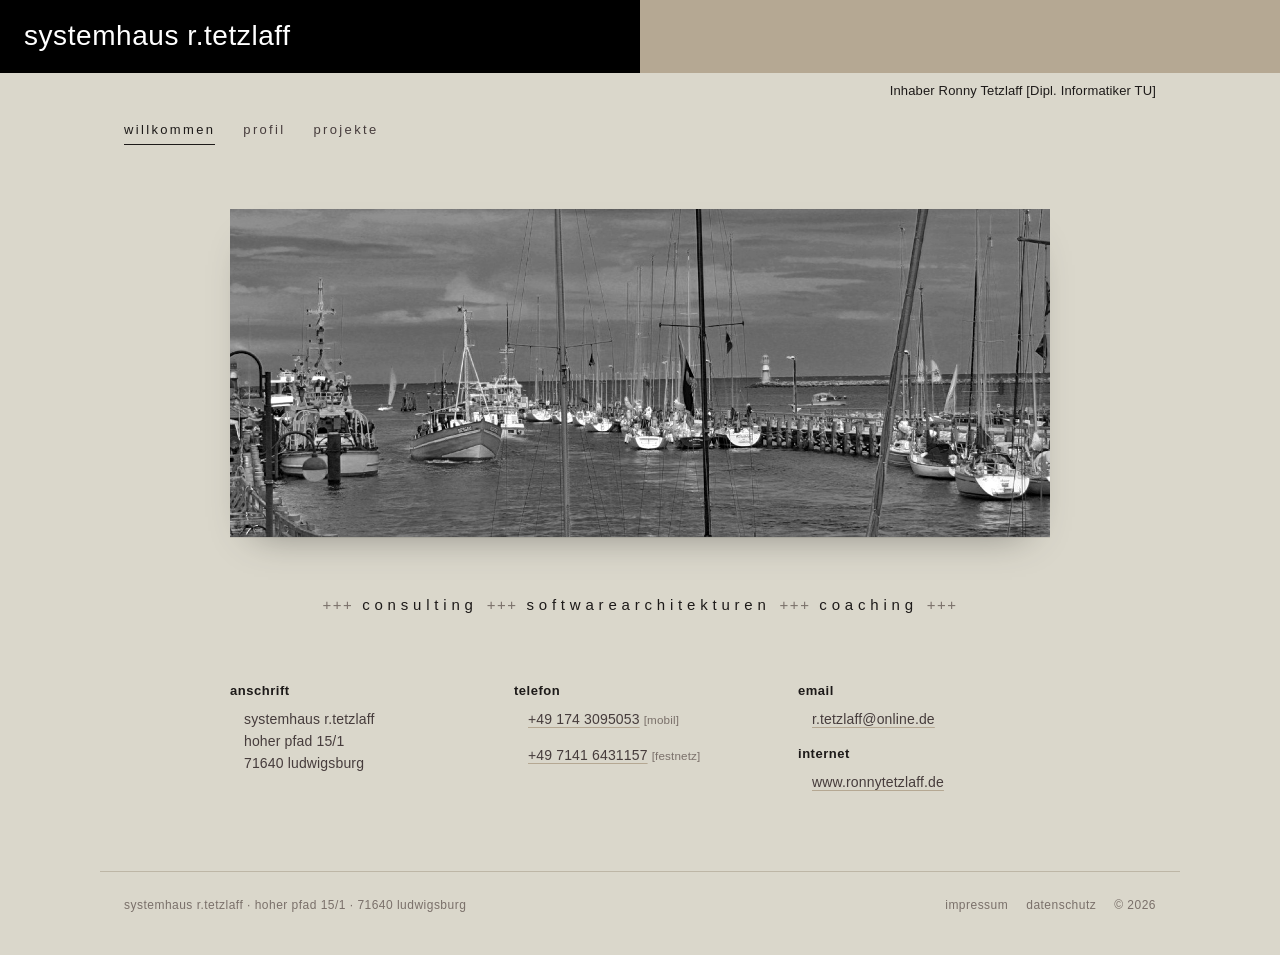
<file: index.html>
<!doctype html>
<html lang="de">
<head>
<meta charset="utf-8">
<meta name="viewport" content="width=device-width, initial-scale=1">
<title>systemhaus r.tetzlaff</title>
<meta name="description" content="systemhaus r.tetzlaff – Consulting, Softwarearchitekturen und Coaching. Inhaber Ronny Tetzlaff, Dipl.-Informatiker (TU), Ludwigsburg.">
<meta name="theme-color" content="#000000">
<link rel="icon" href="assets/img/favicon.svg" type="image/svg+xml">
<link rel="stylesheet" href="assets/css/style.css">
</head>
<body>
<header>
  <div class="masthead"><a class="brand" href="index.html">systemhaus r.tetzlaff</a><div class="band" aria-hidden="true"></div></div>
  <p class="owner">Inhaber Ronny Tetzlaff [Dipl. Informatiker TU]</p>
  <nav class="main" aria-label="Hauptnavigation">
    <a href="index.html" aria-current="page">willkommen</a>
    <a href="profil.html">profil</a>
    <a href="projekte.html">projekte</a>
  </nav>
</header>
<main>
<figure class="hero"><img src="assets/img/hafen.jpg" width="1237" height="494" alt="Segelhafen in Schwarzweiß"></figure>
<p class="claim"><b>+++</b> <span>consulting</span> <b>+++</b> <span>softwarearchitekturen</span> <b>+++</b> <span>coaching</span> <b>+++</b></p>
<section class="contact" aria-label="Kontakt">
  <div><h2>anschrift</h2><p>systemhaus r.tetzlaff<br>hoher pfad 15/1<br>71640 ludwigsburg</p></div>
  <div><h2>telefon</h2><p><a href="tel:+491743095053">+49 174 3095053</a> <small>[mobil]</small></p><p><a href="tel:+4971416431157">+49 7141 6431157</a> <small>[festnetz]</small></p></div>
  <div><h2>email</h2><p><a href="mailto:r.tetzlaff@online.de">r.tetzlaff@online.de</a></p>
       <h2>internet</h2><p><a href="https://www.ronnytetzlaff.de">www.ronnytetzlaff.de</a></p></div>
</section>
</main>
<footer class="site">
  <span>systemhaus r.tetzlaff · hoher pfad 15/1 · 71640 ludwigsburg</span>
  <nav aria-label="Rechtliches"><a href="impressum.html">impressum</a><a href="impressum.html#datenschutz">datenschutz</a><span>© 2026</span></nav>
</footer>
</body>
</html>
</file>
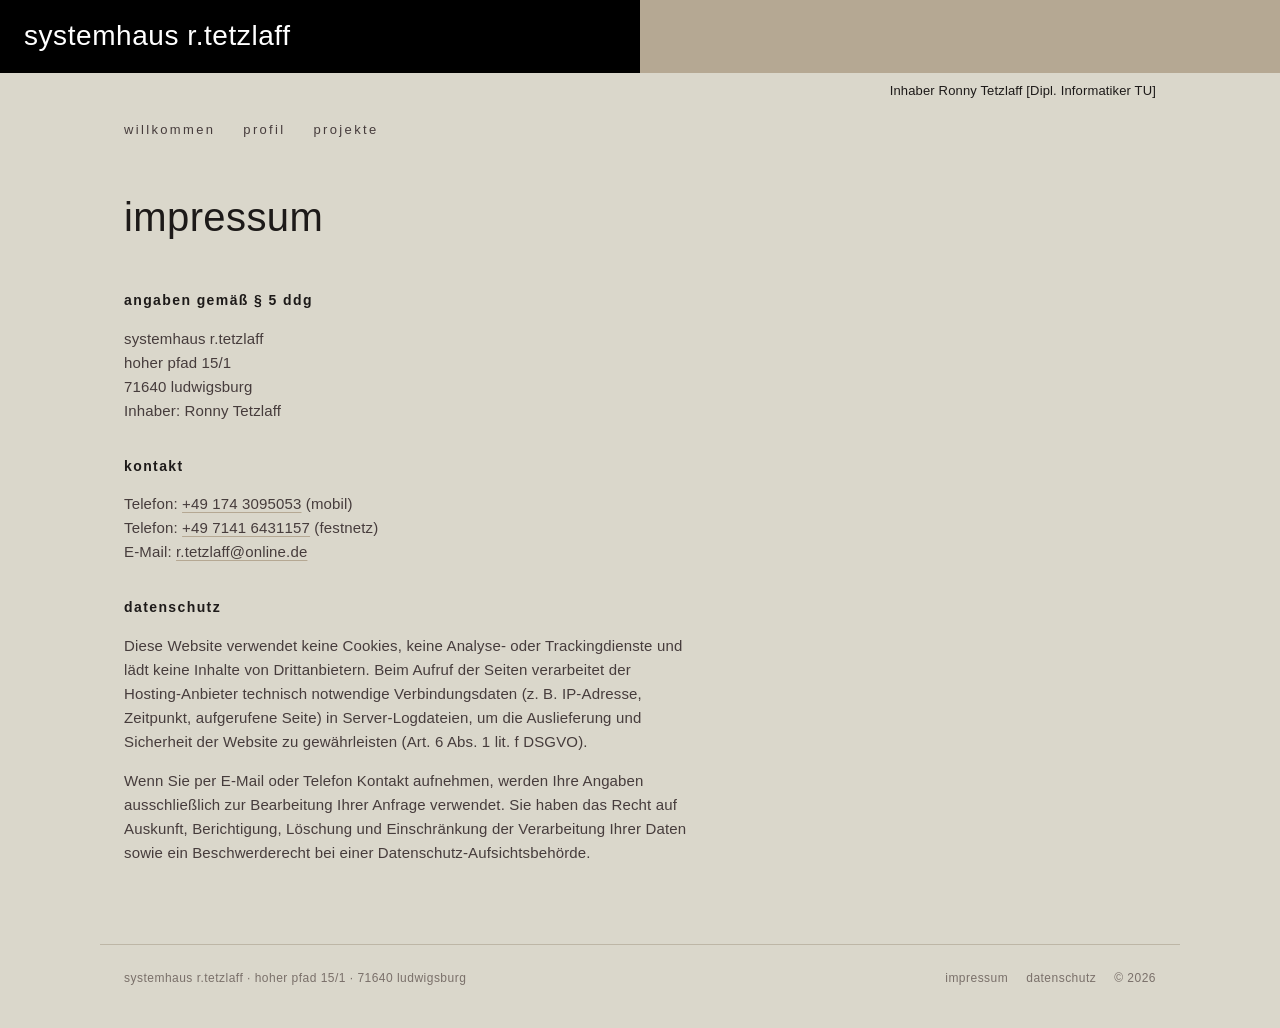
<file: impressum.html>
<!doctype html>
<html lang="de">
<head>
<meta charset="utf-8">
<meta name="viewport" content="width=device-width, initial-scale=1">
<title>impressum · systemhaus r.tetzlaff</title>
<meta name="description" content="Impressum und Datenschutzhinweise des systemhaus r.tetzlaff.">
<meta name="theme-color" content="#000000">
<link rel="icon" href="assets/img/favicon.svg" type="image/svg+xml">
<link rel="stylesheet" href="assets/css/style.css">
</head>
<body>
<header>
  <div class="masthead"><a class="brand" href="index.html">systemhaus r.tetzlaff</a><div class="band" aria-hidden="true"></div></div>
  <p class="owner">Inhaber Ronny Tetzlaff [Dipl. Informatiker TU]</p>
  <nav class="main" aria-label="Hauptnavigation">
    <a href="index.html">willkommen</a>
    <a href="profil.html">profil</a>
    <a href="projekte.html">projekte</a>
  </nav>
</header>
<main>
<div class="page-head"><div><h1>impressum</h1></div></div>
<div class="prose">
<h2>angaben gemäß § 5 DDG</h2>
<p>systemhaus r.tetzlaff<br>hoher pfad 15/1<br>71640 ludwigsburg<br>Inhaber: Ronny Tetzlaff</p>
<h2>kontakt</h2>
<p>Telefon: <a href="tel:+491743095053">+49 174 3095053</a> (mobil)<br>Telefon: <a href="tel:+4971416431157">+49 7141 6431157</a> (festnetz)<br>E-Mail: <a href="mailto:r.tetzlaff@online.de">r.tetzlaff@online.de</a></p>
<h2 id="datenschutz">datenschutz</h2>
<p>Diese Website verwendet keine Cookies, keine Analyse- oder Trackingdienste und lädt keine Inhalte von Drittanbietern.
Beim Aufruf der Seiten verarbeitet der Hosting-Anbieter technisch notwendige Verbindungsdaten (z. B. IP-Adresse, Zeitpunkt, aufgerufene Seite) in Server-Logdateien,
um die Auslieferung und Sicherheit der Website zu gewährleisten (Art. 6 Abs. 1 lit. f DSGVO).</p>
<p>Wenn Sie per E-Mail oder Telefon Kontakt aufnehmen, werden Ihre Angaben ausschließlich zur Bearbeitung Ihrer Anfrage verwendet.
Sie haben das Recht auf Auskunft, Berichtigung, Löschung und Einschränkung der Verarbeitung Ihrer Daten sowie ein Beschwerderecht bei einer Datenschutz-Aufsichtsbehörde.</p>
</div>
</main>
<footer class="site">
  <span>systemhaus r.tetzlaff · hoher pfad 15/1 · 71640 ludwigsburg</span>
  <nav aria-label="Rechtliches"><a href="impressum.html">impressum</a><a href="impressum.html#datenschutz">datenschutz</a><span>© 2026</span></nav>
</footer>
</body>
</html>
</file>
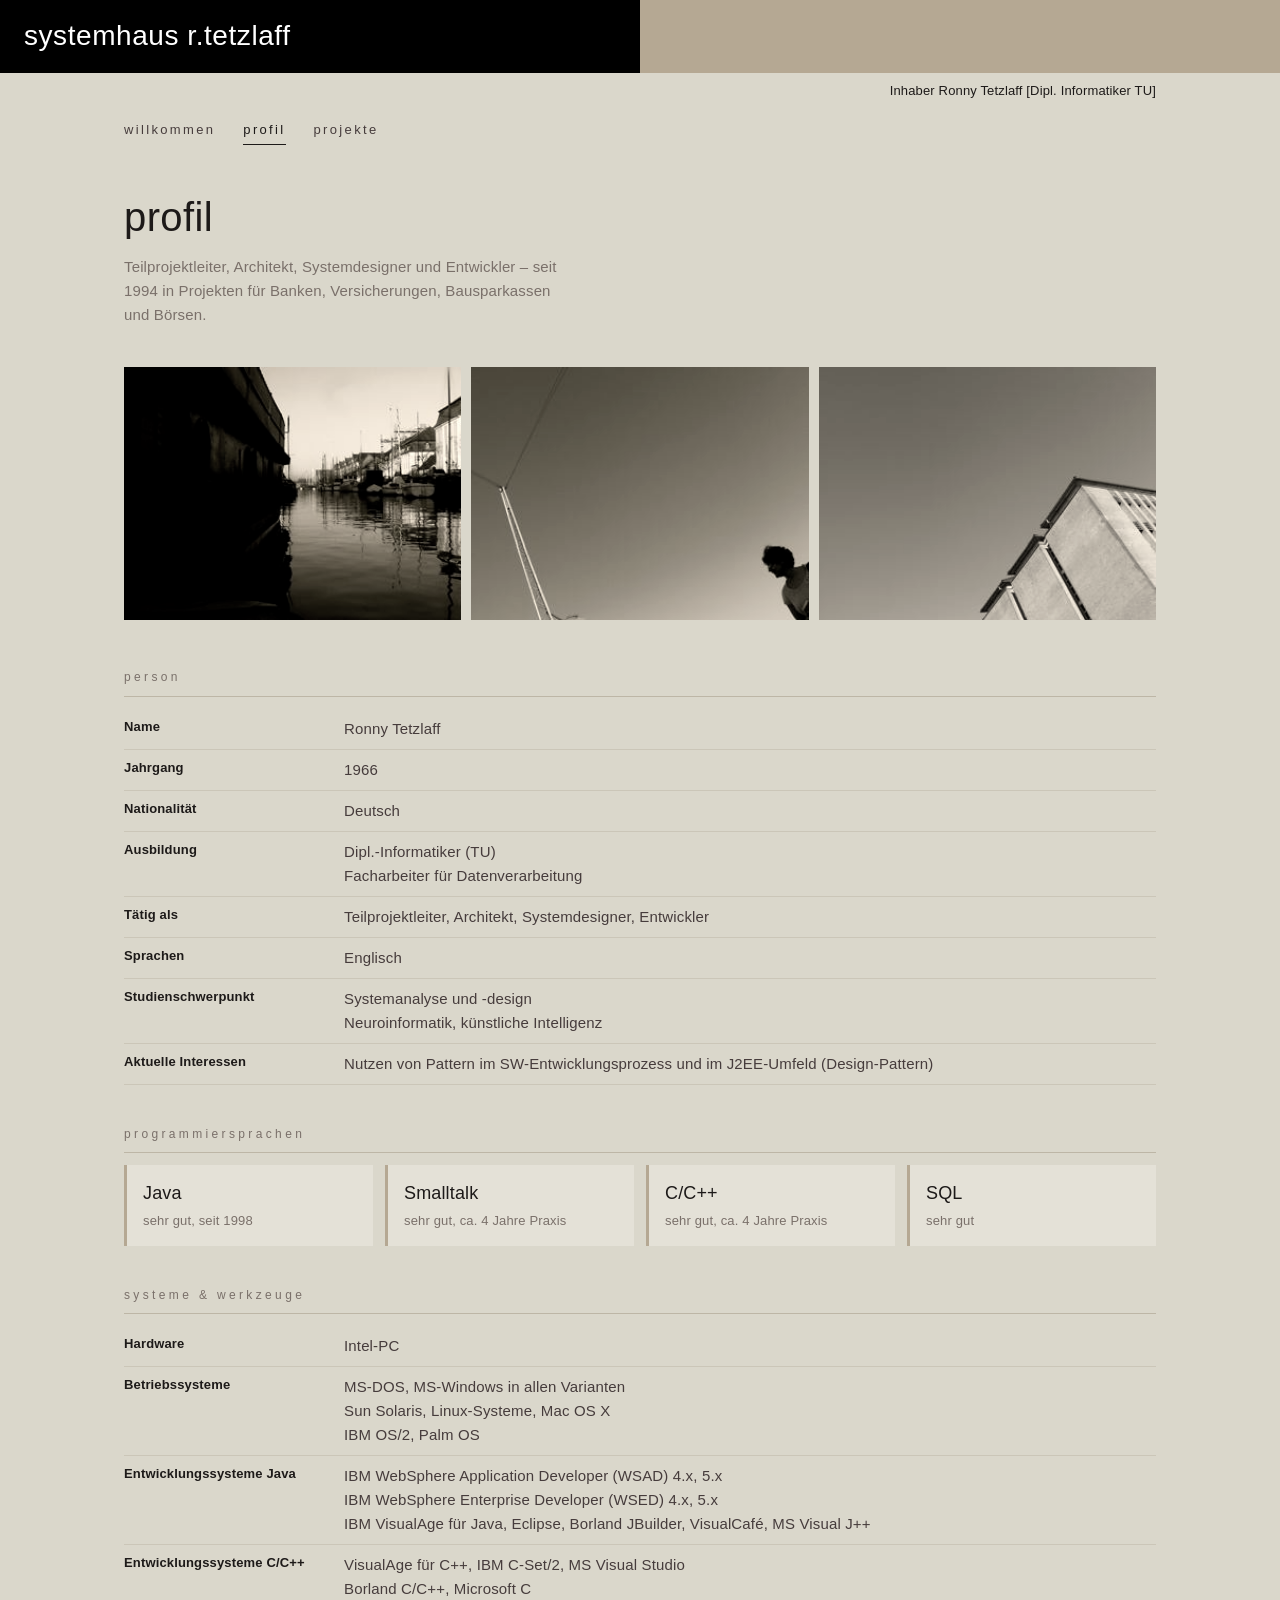
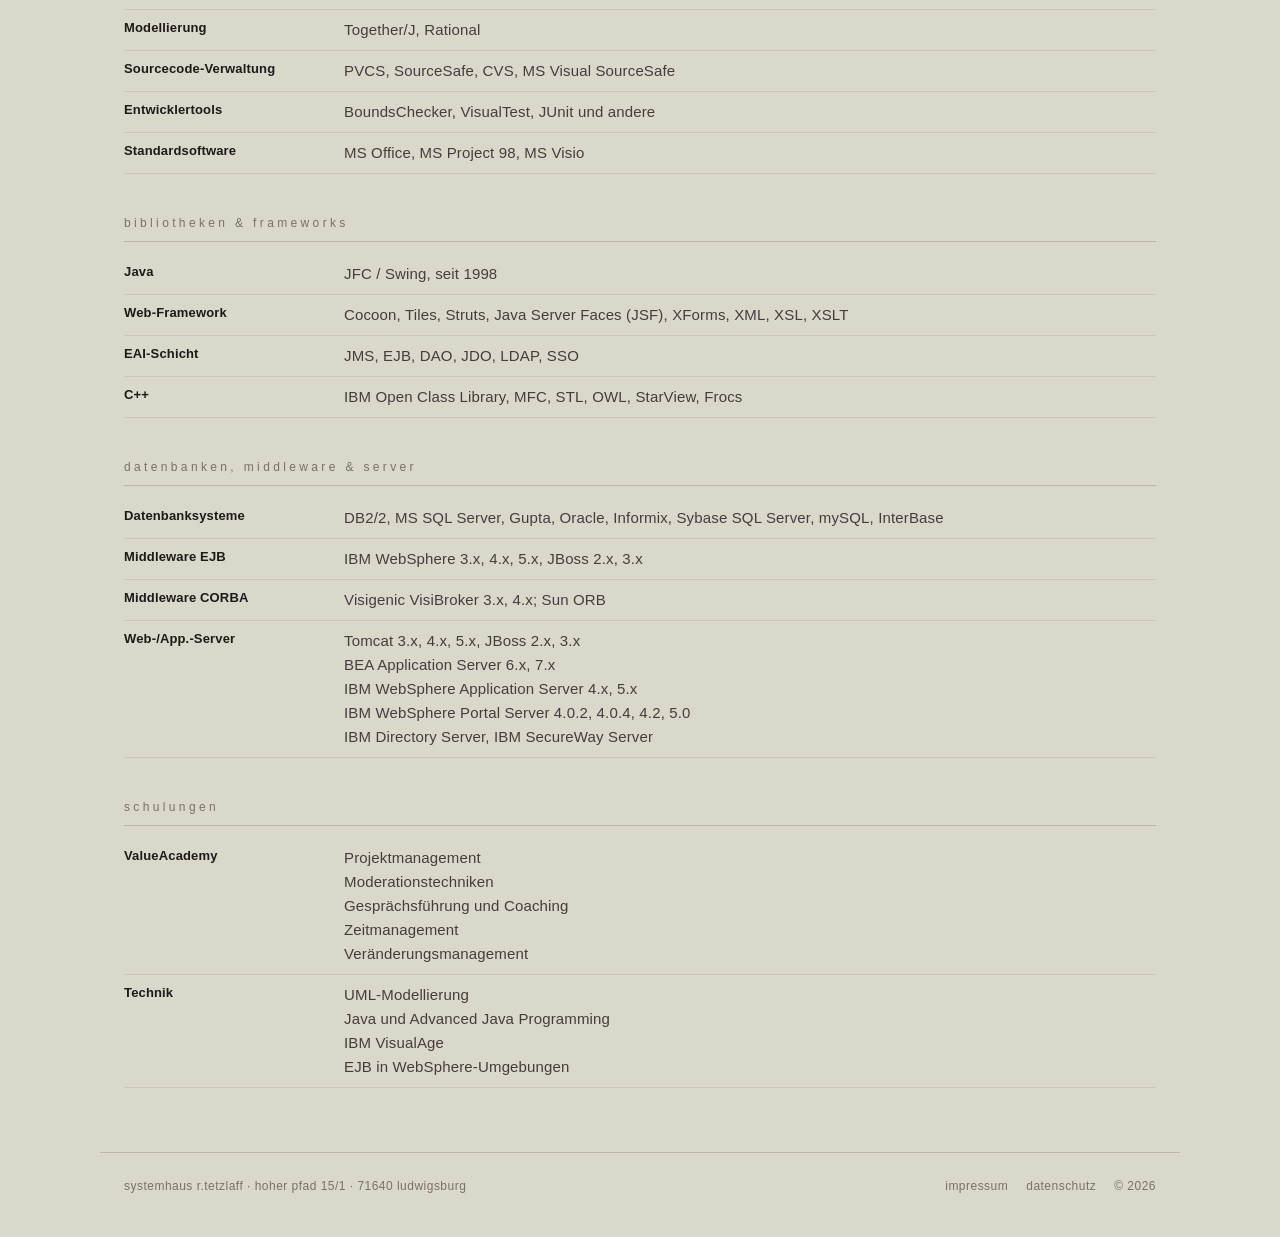
<file: profil.html>
<!doctype html>
<html lang="de">
<head>
<meta charset="utf-8">
<meta name="viewport" content="width=device-width, initial-scale=1">
<title>profil · systemhaus r.tetzlaff</title>
<meta name="description" content="Profil von Ronny Tetzlaff, Dipl.-Informatiker (TU): Kenntnisse, Werkzeuge und Schulungen.">
<meta name="theme-color" content="#000000">
<link rel="icon" href="assets/img/favicon.svg" type="image/svg+xml">
<link rel="stylesheet" href="assets/css/style.css">
</head>
<body>
<header>
  <div class="masthead"><a class="brand" href="index.html">systemhaus r.tetzlaff</a><div class="band" aria-hidden="true"></div></div>
  <p class="owner">Inhaber Ronny Tetzlaff [Dipl. Informatiker TU]</p>
  <nav class="main" aria-label="Hauptnavigation">
    <a href="index.html">willkommen</a>
    <a href="profil.html" aria-current="page">profil</a>
    <a href="projekte.html">projekte</a>
  </nav>
</header>
<main>
<div class="page-head"><div><h1>profil</h1><p>Teilprojektleiter, Architekt, Systemdesigner und Entwickler – seit 1994 in Projekten für Banken, Versicherungen, Bausparkassen und Börsen.</p></div></div>
<div class="strip" aria-hidden="true"><img src="assets/img/kanal.jpg" alt="" loading="lazy"><img src="assets/img/mast.jpg" alt="" loading="lazy"><img src="assets/img/segel.jpg" alt="" loading="lazy"></div>
<div class="profile">
<section class="group"><h2>person</h2><dl><dt>Name</dt><dd>Ronny Tetzlaff</dd><dt>Jahrgang</dt><dd>1966</dd><dt>Nationalität</dt><dd>Deutsch</dd><dt>Ausbildung</dt><dd>Dipl.-Informatiker (TU)
Facharbeiter für Datenverarbeitung</dd><dt>Tätig als</dt><dd>Teilprojektleiter, Architekt, Systemdesigner, Entwickler</dd><dt>Sprachen</dt><dd>Englisch</dd><dt>Studienschwerpunkt</dt><dd>Systemanalyse und -design
Neuroinformatik, künstliche Intelligenz</dd><dt>Aktuelle Interessen</dt><dd>Nutzen von Pattern im SW-Entwicklungsprozess und im J2EE-Umfeld (Design-Pattern)</dd></dl></section>
<section class="group"><h2>programmiersprachen</h2><div class="skills"><div class="skill"><strong>Java</strong><span>sehr gut, seit 1998</span></div><div class="skill"><strong>Smalltalk</strong><span>sehr gut, ca. 4 Jahre Praxis</span></div><div class="skill"><strong>C/C++</strong><span>sehr gut, ca. 4 Jahre Praxis</span></div><div class="skill"><strong>SQL</strong><span>sehr gut</span></div></div></section>
<section class="group"><h2>systeme &amp; werkzeuge</h2><dl><dt>Hardware</dt><dd>Intel-PC</dd><dt>Betriebssysteme</dt><dd>MS-DOS, MS-Windows in allen Varianten
Sun Solaris, Linux-Systeme, Mac OS X
IBM OS/2, Palm OS</dd><dt>Entwicklungssysteme Java</dt><dd>IBM WebSphere Application Developer (WSAD) 4.x, 5.x
IBM WebSphere Enterprise Developer (WSED) 4.x, 5.x
IBM VisualAge für Java, Eclipse, Borland JBuilder, VisualCafé, MS Visual J++</dd><dt>Entwicklungssysteme C/C++</dt><dd>VisualAge für C++, IBM C-Set/2, MS Visual Studio
Borland C/C++, Microsoft C</dd><dt>Modellierung</dt><dd>Together/J, Rational</dd><dt>Sourcecode-Verwaltung</dt><dd>PVCS, SourceSafe, CVS, MS Visual SourceSafe</dd><dt>Entwicklertools</dt><dd>BoundsChecker, VisualTest, JUnit und andere</dd><dt>Standardsoftware</dt><dd>MS Office, MS Project 98, MS Visio</dd></dl></section>
<section class="group"><h2>bibliotheken &amp; frameworks</h2><dl><dt>Java</dt><dd>JFC / Swing, seit 1998</dd><dt>Web-Framework</dt><dd>Cocoon, Tiles, Struts, Java Server Faces (JSF), XForms, XML, XSL, XSLT</dd><dt>EAI-Schicht</dt><dd>JMS, EJB, DAO, JDO, LDAP, SSO</dd><dt>C++</dt><dd>IBM Open Class Library, MFC, STL, OWL, StarView, Frocs</dd></dl></section>
<section class="group"><h2>datenbanken, middleware &amp; server</h2><dl><dt>Datenbanksysteme</dt><dd>DB2/2, MS SQL Server, Gupta, Oracle, Informix, Sybase SQL Server, mySQL, InterBase</dd><dt>Middleware EJB</dt><dd>IBM WebSphere 3.x, 4.x, 5.x, JBoss 2.x, 3.x</dd><dt>Middleware CORBA</dt><dd>Visigenic VisiBroker 3.x, 4.x; Sun ORB</dd><dt>Web-/App.-Server</dt><dd>Tomcat 3.x, 4.x, 5.x, JBoss 2.x, 3.x
BEA Application Server 6.x, 7.x
IBM WebSphere Application Server 4.x, 5.x
IBM WebSphere Portal Server 4.0.2, 4.0.4, 4.2, 5.0
IBM Directory Server, IBM SecureWay Server</dd></dl></section>
<section class="group"><h2>schulungen</h2><dl><dt>ValueAcademy</dt><dd>Projektmanagement
Moderationstechniken
Gesprächsführung und Coaching
Zeitmanagement
Veränderungsmanagement</dd><dt>Technik</dt><dd>UML-Modellierung
Java und Advanced Java Programming
IBM VisualAge
EJB in WebSphere-Umgebungen</dd></dl></section>
</div>
</main>
<footer class="site">
  <span>systemhaus r.tetzlaff · hoher pfad 15/1 · 71640 ludwigsburg</span>
  <nav aria-label="Rechtliches"><a href="impressum.html">impressum</a><a href="impressum.html#datenschutz">datenschutz</a><span>© 2026</span></nav>
</footer>
</body>
</html>
</file>
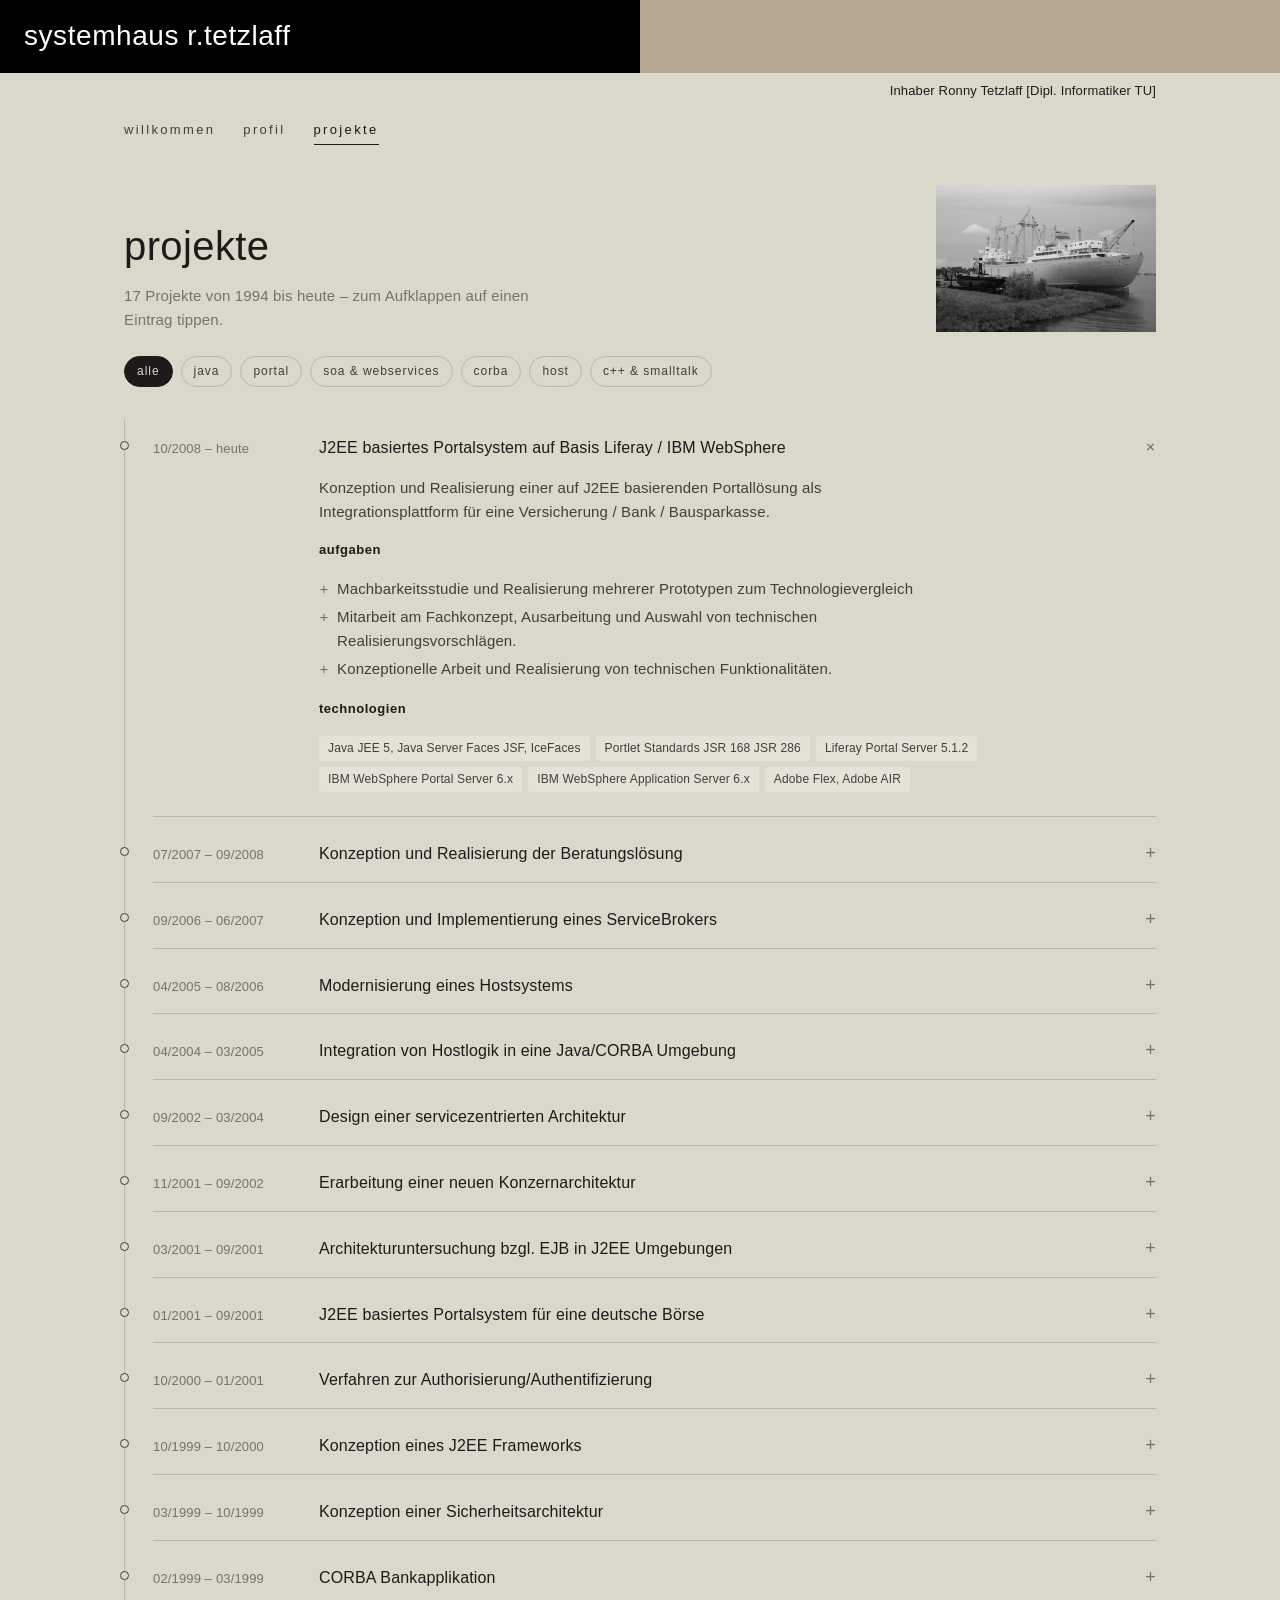
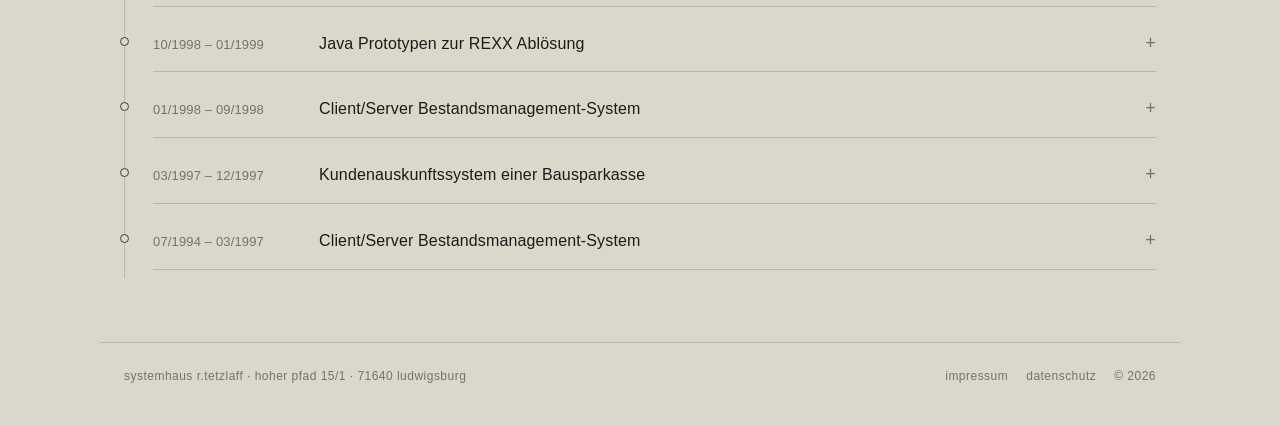
<file: projekte.html>
<!doctype html>
<html lang="de">
<head>
<meta charset="utf-8">
<meta name="viewport" content="width=device-width, initial-scale=1">
<title>projekte · systemhaus r.tetzlaff</title>
<meta name="description" content="Projektliste des systemhaus r.tetzlaff: Softwarearchitektur, Portale, SOA, J2EE und CORBA seit 1994.">
<meta name="theme-color" content="#000000">
<link rel="icon" href="assets/img/favicon.svg" type="image/svg+xml">
<link rel="stylesheet" href="assets/css/style.css">
</head>
<body>
<header>
  <div class="masthead"><a class="brand" href="index.html">systemhaus r.tetzlaff</a><div class="band" aria-hidden="true"></div></div>
  <p class="owner">Inhaber Ronny Tetzlaff [Dipl. Informatiker TU]</p>
  <nav class="main" aria-label="Hauptnavigation">
    <a href="index.html">willkommen</a>
    <a href="profil.html">profil</a>
    <a href="projekte.html" aria-current="page">projekte</a>
  </nav>
</header>
<main>
<div class="page-head"><div><h1>projekte</h1><p>17 Projekte von 1994 bis heute – zum Aufklappen auf einen Eintrag tippen.</p></div>
<img src="assets/img/schiff.jpg" alt="" width="220" style="filter:grayscale(1);max-width:220px" loading="lazy"></div>
<div class="filters" role="group" aria-label="Projekte filtern"><button type="button" aria-pressed="true" data-filter="">alle</button><button type="button" aria-pressed="false" data-filter="java">java</button><button type="button" aria-pressed="false" data-filter="portal">portal</button><button type="button" aria-pressed="false" data-filter="soa &amp; webservices">soa &amp; webservices</button><button type="button" aria-pressed="false" data-filter="corba">corba</button><button type="button" aria-pressed="false" data-filter="host">host</button><button type="button" aria-pressed="false" data-filter="c++ &amp; smalltalk">c++ &amp; smalltalk</button></div>
<ol class="timeline">
<li class="project" data-cats="java|portal">
  <details open>
    <summary><span class="when">10/2008 – heute</span><h3>J2EE basiertes Portalsystem auf Basis Liferay / IBM WebSphere</h3><span class="toggle" aria-hidden="true">+</span></summary>
    <div class="body">
      <p>Konzeption und Realisierung einer auf J2EE basierenden Portallösung als Integrationsplattform für eine Versicherung / Bank / Bausparkasse.</p>
      <p class="label">aufgaben</p>
      <ul class="tasks"><li>Machbarkeitsstudie und Realisierung mehrerer Prototypen zum Technologievergleich</li><li>Mitarbeit am Fachkonzept, Ausarbeitung und Auswahl von technischen Realisierungsvorschlägen.</li><li>Konzeptionelle Arbeit und Realisierung von technischen Funktionalitäten.</li></ul>
      <p class="label">technologien</p>
      <ul class="tags"><li>Java JEE 5, Java Server Faces JSF, IceFaces</li><li>Portlet Standards JSR 168 JSR 286</li><li>Liferay Portal Server 5.1.2</li><li>IBM WebSphere Portal Server 6.x</li><li>IBM WebSphere Application Server 6.x</li><li>Adobe Flex, Adobe AIR</li></ul>
    </div>
  </details>
</li>
<li class="project" data-cats="java|soa &amp; webservices">
  <details>
    <summary><span class="when">07/2007 – 09/2008</span><h3>Konzeption und Realisierung der Beratungslösung</h3><span class="toggle" aria-hidden="true">+</span></summary>
    <div class="body">
      <p>Implementierung einer Beratungslösung für den Aussendienst einer Versicherung / Bank / Bausparkasse.</p>
      <p class="label">aufgaben</p>
      <ul class="tasks"><li>Konzeption und Realisierung der Beratungslösung.</li></ul>
      <p class="label">technologien</p>
      <ul class="tags"><li>Java, WebServices, SOAP, XML, PHP, Flash, Flash Action Script</li><li>Eclipse 3.2, Macromedia Flash 8</li><li>Tomcat 5.x, Apache Web Server, BIRT Reporting Engine</li><li>Adobe Flash, Adobe Flex, amfphp, nusoap, PHP, Java, WebServices, XML, JDOM</li></ul>
    </div>
  </details>
</li>
<li class="project" data-cats="java|soa &amp; webservices">
  <details>
    <summary><span class="when">09/2006 – 06/2007</span><h3>Konzeption und Implementierung eines ServiceBrokers</h3><span class="toggle" aria-hidden="true">+</span></summary>
    <div class="body">
      <p>Konzeption und Implementierung eines ServiceBrokers (ServiceBus) zur Anbindung bestehender Businesslogik. Ziel ist die Öffnung eines zuvor geschlossenen IT-Systems, die Bereitstellung der Funktionalität in Form von Diensten und die Schaffung einer serviceorientierten Architektur (SOA) unter besonderer Berücksichtigung sicherheitsrelevanter Rahmenbedingungen (WS-Security).</p>
      <p class="label">aufgaben</p>
      <ul class="tasks"><li>Konzeptionelle Arbeit und Realisierung von Prototypen basierend auf den erstellten Konzepten.</li><li>Konzeption, Implementierung und Einführung eines Message-Brokers und des zugehörigen XML-Kommunikationsformates</li></ul>
      <p class="label">technologien</p>
      <ul class="tags"><li>Java, WebServices, WSDL, XML, XML Schema</li><li>Rational Application Developer 6.0, Eclipse 3.2, IBM Web Services Toolkit (WSTK)</li><li>Sun Java Web Services Developer Pack (WSDP), WS-Security</li><li>IBM WebSphere 5.x, 6.x, Tomcat 5.x</li><li>WebServices, Mule, SOAP</li></ul>
    </div>
  </details>
</li>
<li class="project" data-cats="java|portal|soa &amp; webservices|host">
  <details>
    <summary><span class="when">04/2005 – 08/2006</span><h3>Modernisierung eines Hostsystems</h3><span class="toggle" aria-hidden="true">+</span></summary>
    <div class="body">
      <p>Modernisierung eines bestehenden Hostsystems in einer Versicherung/Bank/Bausparkasse durch Komponentenbildung, Modularisierung, Schichtentrennung sowie Erarbeitung und Einführung der begleitenden Verfahren, Konzepte und Aspekte der Qualitätssicherung. Gegenprüfung der erstellten Konzepte an Hand von Prototypen. Ziel ist die Öffnung des Hostsystems, die Bereitstellung der Hostfunktionalität in Form von Diensten und mittelfristig die Schaffung einer serviceorientierten Architektur (SOA) auf dem Host.</p>
      <p class="label">aufgaben</p>
      <ul class="tasks"><li>Konzeptionelle Arbeit und Realisierung von Prototypen basierend auf den erstellten Konzepten.</li><li>Verifizierung erstellter Komponenten bezüglich Einsatz in Portal-Umgebungen</li><li>Auswahl und Einführung eines Message-Brokers und des zugehörigen XML-Kommunikationsformates</li><li>Produktverifizierung zur PDF-Generierung und Briefschreibung in Hostumgebungen</li></ul>
      <p class="label">technologien</p>
      <ul class="tags"><li>Java, WebServices, Portlet, XML, COBOL, PL/I, JCL</li><li>IBM RAD 6.0, IBM WebSphere Enterprise Developer (WSED) 5.x</li><li>IBM Visual Age PL/I, IBM Visual Age Cobol</li><li>IBM WebSphere 5.x, 6.x</li><li>IBM WebSphere PortalServer 5.x, Lucene, Tomcat 4.x, 5.x</li><li>Struts, Java Server Faces (JSF), ADF Faces, Portlets, EJB, JCA</li></ul>
    </div>
  </details>
</li>
<li class="project" data-cats="java|corba|host">
  <details>
    <summary><span class="when">04/2004 – 03/2005</span><h3>Integration von Hostlogik in eine Java/CORBA Umgebung</h3><span class="toggle" aria-hidden="true">+</span></summary>
    <div class="body">
      <p>Integration von Hostlogik mittels GUI-fizierung bestehender 3270-Dialoge in eine Java/CORBA Umgebung für eine Hypothekenbank</p>
      <p class="label">aufgaben</p>
      <ul class="tasks"><li>Konzeptionelle Arbeit und Realisierung von Prototypen basierend auf den ausgewählten Frameworks und Umgebungen.</li><li>Umstellung vorhandener Hostlogik und PHANTOM Logik auf das Produkt NetPHANTOM</li><li>Erweiterung der Hostlogik mittels Java und REXX</li><li>Integration der umgestellten Hostlogik in ein bestehendes Java / Swing Framework</li></ul>
      <p class="label">technologien</p>
      <ul class="tags"><li>Java, CORBA, XML, REXX</li><li>Eclipse 3.1</li><li>PHANTOM,  NetPhantom, VisiBroker</li><li>Java Swing, JClass, JDBC, CORBA, VisiBroker</li></ul>
    </div>
  </details>
</li>
<li class="project" data-cats="java|portal|soa &amp; webservices|corba">
  <details>
    <summary><span class="when">09/2002 – 03/2004</span><h3>Design einer servicezentrierten Architektur</h3><span class="toggle" aria-hidden="true">+</span></summary>
    <div class="body">
      <p>Design einer servicezentrierten Konzernarchitektur für einen Versicherungs-, und Bausparkonzern. (Schwerpunkt lag auf der Präsentations-Schicht und der EAI-Schicht)</p>
      <p class="label">aufgaben</p>
      <ul class="tasks"><li>Realisierung von Web-Anwendungen auf Struts und JSF (Java Server Faces) Basis für interne Betriebsabläufe</li><li>Technische Leitung der Evaluation und Auswahl einer Basis für ein Anwendungsframework unter Nutzung von OpenSource Komponenten</li><li>Konzeptionelle Arbeit und Realisierung von Prototypen basierend auf dem ausgewählten/realisierten Framework.</li><li>Verifizierung erstellter Komponenten hinsichtlich Einsatz in CRM Portal-Umgebungen</li><li>Arbeiten zur Konzeption und produktivem Einsatz des IBM WebSphere Portal Servers V 4.2 als Mitarbeiterportal</li><li>Erstellung von Konzepten zur Einbindung eines Mitarbeiterportals in eine Unternehmensarchitektur</li><li>Installation IBM Portal Server 4.1.x, 4.2 und 5.0</li><li>Einbindung IBM DB/2 und IBM Secure Way Directory Server (LDAP) an Stelle des &quot;Portal Member Subsystems&quot;</li><li>Entwicklung, Test und Deployment von Portlets mit IBM WSAD und IBM Portal Toolkit</li><li>Erstellung von „Cooperative Portlets“ mittels &quot;Click To Action Technologie&quot; (C2A)</li><li>Erstellung von &quot;Struts Portlets&quot; und Migration bestehender Struts Anwendungen zu &quot;Struts Portlets&quot;</li><li>Einsatz von Portlet Listeners, Portlet Event Handling und Portlet Messaging</li><li>Erstellung eigener Portlet Services (Erweiterungen des Portlet Containers)</li><li>Konzeption und Prototyping zum Thema Security und Zusammenarbeit von J2EE und Back End Services (EAI)</li><li>Anbindung bestehender Unternehmensdienste über WebServices, EJB, CORBA, JMS</li><li>Anbindung CORBA Clients an EJB’s mit IBM WebSphere</li><li>CORBA Services als WebService zur Verfügung stellen</li></ul>
      <p class="label">technologien</p>
      <ul class="tags"><li>Java, WebServices, XML, CORBA</li><li>IBM WSAD 4 &amp; 5, IBM WSED 4 &amp; 5</li><li>IBM WebSphere 4.x, 5.x, Tomcat 4.x, IBM WebSphere PortalServer 4.1.x, 4.2, 5.0</li><li>Apache JetSpeed, IBM WebSphere MQ 5.x</li><li>Struts, Java Server Faces (JSF), XML, XSL, XSLT, EJB, DAO, LDAP, JAXM</li><li>Visigenic VisiBroker, Sun ORB</li></ul>
    </div>
  </details>
</li>
<li class="project" data-cats="java|soa &amp; webservices">
  <details>
    <summary><span class="when">11/2001 – 09/2002</span><h3>Erarbeitung einer neuen Konzernarchitektur</h3><span class="toggle" aria-hidden="true">+</span></summary>
    <div class="body">
      <p>Analyse einer bestehenden Anwendungslandschaft und Untersuchungen im Hinblick auf die Erstellung einer neuen Konzernarchitektur für einen Versicherungs-, und Bausparkonzern.</p>
      <p class="label">aufgaben</p>
      <ul class="tasks"><li>Planung, Koordination und technische Leitung der Realisierung eines Anwendungsframeworks</li><li>Coaching der Mitarbeiter in technischen Umfeld von WebServices, Struts, Java, JSP, Servlet, EJB, Java-Beans, IBM VisualAge 4.x, IBM WebSphere Application Developer, IBM WebSphere 4.x</li><li>Konzeptionelle Arbeit und Realisierung von Prototypen basierend auf dem realisierten Framework.</li></ul>
      <p class="label">technologien</p>
      <ul class="tags"><li>Java, Struts, WebServices</li><li>IBM VisualAge 4, IBM WebSphere Application Developer</li><li>IBM WebSphere 4.x, IBM WebSphere 5.x (WebSphere Technology for Developers)</li></ul>
    </div>
  </details>
</li>
<li class="project" data-cats="java|portal">
  <details>
    <summary><span class="when">03/2001 – 09/2001</span><h3>Architekturuntersuchung bzgl. EJB in J2EE Umgebungen</h3><span class="toggle" aria-hidden="true">+</span></summary>
    <div class="body">
      <p>Architekturuntersuchungen im Hinblick auf die Verwendbarkeit von EJB&#x27;s an einer auf J2EE basierenden Portallösung für eine deutschen Börse sowie für ein Steuerberatungsunternehmen.</p>
      <p class="label">aufgaben</p>
      <ul class="tasks"><li>Untersuchung und Realisierung von Lastverteilung, Securitymechanismen, Ausfallsicherheit von IBM WebSphere</li><li>Untersuchungen und Aufzeigen von Lösungsmöglichkeiten für Performanceengpässe.</li></ul>
      <p class="label">technologien</p>
      <ul class="tags"><li>Java</li><li>Windows NT</li><li>IBM VisualAge für Java 3.5</li><li>Oracle, DB2/2</li><li>IBM WebSphere 3.5, JBoss 2.1</li></ul>
    </div>
  </details>
</li>
<li class="project" data-cats="java|portal">
  <details>
    <summary><span class="when">01/2001 – 09/2001</span><h3>J2EE basiertes Portalsystem für eine deutsche Börse</h3><span class="toggle" aria-hidden="true">+</span></summary>
    <div class="body">
      <p>Konzeption und Realisierung einer auf J2EE basierenden Portallösung für ein Kurs- und Handelssystem einer deutschen Börse.</p>
      <p class="label">aufgaben</p>
      <ul class="tasks"><li>Technische Projektleitung (6 Leute), Designverantwortung und Leitung der gesamten Entwicklungsarbeiten</li><li>Erarbeitung des Systemumfeldes, Erarbeitung und Realisierung eines patternbasierten Frameworks</li><li>Coaching neuer Mitarbeiter in technischen Umfeld von XML, HTML, Java, JSP, Servlet, EJB, Java-Beans, DB/2, Oracle, InterBase, Apache WebServer, Tomcat ServletEngine, IBM VisualAge 3.5, IBM WebSphere 3.5, JBoss 2.1</li><li>Konzeptionelle Arbeit und Realisierung von Funktionalitäten, basierend auf dem geschaffenen Framework.</li><li>Technische Projektleitung und Koordinierung aller technischen Fragestellungen zwischen Kunde und Auftragnehmer.</li><li>Untersuchung und Realisierung von Lastverteilung mittels LoadBalancing für Apache/Tomcat Umgebungen vs. IBM WebSphere</li><li>Mitarbeit am Fachkonzept, Ausarbeitung und Auswahl von technischen Realisierungsvorschlägen für ein Kurs- und Handelssystem einer deutschen Börse.</li><li>Machbarkeitsstudie und Realisierung mehrerer Prototypen zum Technologievergleich</li></ul>
      <p class="label">technologien</p>
      <ul class="tags"><li>Java</li><li>Windows NT, Linux 7.0</li><li>IBM VisualAge für Java 3.5</li><li>JSP, Servlet, HTML, XML</li><li>DB/2, InterBase, Oracle</li><li>CVS</li><li>IBM WebSphere 3.5, JBoss 2.1</li></ul>
    </div>
  </details>
</li>
<li class="project" data-cats="java|host">
  <details>
    <summary><span class="when">10/2000 – 01/2001</span><h3>Verfahren zur Authorisierung/Authentifizierung</h3><span class="toggle" aria-hidden="true">+</span></summary>
    <div class="body">
      <p>Konzeption und Realisierung eines Verfahrens zur Authorisierung / Authentifizierung für eine Bausparkasse.</p>
      <p class="label">aufgaben</p>
      <ul class="tasks"><li>Konzeptionelle Erarbeitung und Realisierung eines Verfahrens zur Kundenauthorisierung und –authentifizierung für ein Online Auskunftssystem im technischen Umfeld von HTML, EJB, Java, Java-Beans, JSP, Servlet, DB/2, LDAP.</li><li>Realisierungsgegenstand war der Abgleich von Host-Kundendaten mit PC-LDAP-Systemen und die Integration der LDAP-Systeme in die Internet-Systemlandschaft.</li><li>Konzeptionelle Erarbeitung und Realisierung eines Verfahrens zur Softwareverteilung mittels Java</li></ul>
      <p class="label">technologien</p>
      <ul class="tags"><li>Java</li><li>Windows NT</li><li>IBM VisualAge für Java 3.02</li><li>JSP, Servlet, HTML, XML</li><li>DB/2</li><li>IBM WebSphere 3.02</li><li>Netscape Directory Server, IBM SecureWay Server</li></ul>
    </div>
  </details>
</li>
<li class="project" data-cats="java|portal">
  <details>
    <summary><span class="when">10/1999 – 10/2000</span><h3>Konzeption eines J2EE Frameworks</h3><span class="toggle" aria-hidden="true">+</span></summary>
    <div class="body">
      <p>Konzeption und Realisierung eines innovativen Frameworks auf J2EE Basis als Grundlage für die Erstellung und den Betrieb fachlicher Komponenten für eine Portallösung.</p>
      <p class="label">aufgaben</p>
      <ul class="tasks"><li>Technische Projektleitung (8 Leute), Designverantwortung und Leitung der gesamten Entwicklungsarbeiten</li><li>Erarbeitung des Systemumfeldes, Erarbeitung und Realisierung eines patternbasierten Frameworks</li><li>Coaching neuer Mitarbeiter im technischen Umfeld von HTML, Java, JSP, Servlets, Java-Beans, XML, DB/2, Oracle, IBM WebSphere 3.02, IBM VisualAge 3.02</li><li>Konzeptionelle Arbeit und Realisierung von Funktionalitäten, basierend auf dem geschaffenen Framework.</li><li>Technische Projektleitung und Koordinierung aller technischen Fragestellungen zwischen Kunde und Auftragnehmer</li><li>Mitarbeit am Fachkonzept, Ausarbeitung und Auswahl von technischen Realisierungsvorschlägen für den Internetauftritt (mit Community-Schwerpunkt) eines Steuerberatungsunternehmens.</li><li>Machbarkeitsstudie und Realisierung mehrerer Prototypen zum Technologievergleich</li></ul>
      <p class="label">technologien</p>
      <ul class="tags"><li>Java</li><li>Windows NT, Sun Solaris</li><li>IBM VisualAge 3.02</li><li>JSP, Servlet, HTML</li><li>DB/2, InterBase, Oracle</li><li>CVS</li><li>IBM WebSphere 3.02</li></ul>
    </div>
  </details>
</li>
<li class="project" data-cats="java|corba">
  <details>
    <summary><span class="when">03/1999 – 10/1999</span><h3>Konzeption einer Sicherheitsarchitektur</h3><span class="toggle" aria-hidden="true">+</span></summary>
    <div class="body">
      <p>Unterstützung bei der Konzeption und Realisierung einer Sicherheitsarchitektur und einer ersten fachlichen Anwendung zur Kreditbearbeitung und Kundenbeauskunftung für eine Bausparkasse</p>
      <p class="label">aufgaben</p>
      <ul class="tasks"><li>Entwicklung einer Java C/S Anwendung, um im DB/2 Umfeld befindliche Informationen zu Kundenstämmen und -transaktionen im Internet berechtigten Beratern zugänglich zu machen.</li><li>Analyse, Erstellung und Implementierung eines Sicherheitskonzeptes, zur Abwehr von Angriffen auf den Internetdatenverkehr.</li><li>Erarbeitung und Implementierung eines Konzeptes zum Aufbau geschützter Internetverbindungen mittels CORBA-Interceptoren und Einführung einer symmetrisch/asymmetrischen Verschlüsselung des Datenverkehrs.</li><li>Erarbeitung einer Studie zur Beschleunigung der Startzeit des Systems mittels Smart-Update-Mechanismen der beteiligten Internet-Browser.</li><li>Erstellung und Realisierung eines Konzeptes zur Interoperabilität von unterschiedlichen ORB&#x27;s.</li></ul>
      <p class="label">technologien</p>
      <ul class="tags"><li>Java</li><li>Windows NT</li><li>Borland JBuilder</li><li>JDBC DB/2</li><li>CVS</li><li>Visigenic VisiBroker, IONA ORB, Sun ORB</li></ul>
    </div>
  </details>
</li>
<li class="project" data-cats="java|corba">
  <details>
    <summary><span class="when">02/1999 – 03/1999</span><h3>CORBA Bankapplikation</h3><span class="toggle" aria-hidden="true">+</span></summary>
    <div class="body">
      <p>Prototyp einer CORBA-basierenden Bankapplikation</p>
      <p class="label">aufgaben</p>
      <ul class="tasks"><li>Entwicklung einer Applikation, die beispielhafte Dienste einer Bank zur Verfügung stellt. An dieser Applikation wurden Mechanismen für CORBA basierende verteilte Systeme demonstriert.</li><li>Untersuchung zur Interoperabilität von CORBA ORB&#x27;s.</li></ul>
      <p class="label">technologien</p>
      <ul class="tags"><li>Java</li><li>Win NT 4.0</li><li>IBM VisualAge für Java</li><li>Visigenic VisiBroker, Sun CORBA ORB</li></ul>
    </div>
  </details>
</li>
<li class="project" data-cats="java|host">
  <details>
    <summary><span class="when">10/1998 – 01/1999</span><h3>Java Prototypen zur REXX Ablösung</h3><span class="toggle" aria-hidden="true">+</span></summary>
    <div class="body">
      <p>Entwicklung mehrerer Java Prototypen zur Plattformportierung bestehender Batch und REXX Anwendung in ein Java Umfeld für eine Bausparkasse.</p>
      <p class="label">aufgaben</p>
      <ul class="tasks"><li>Coach für Java, VisualAge und C/S-Technologie</li><li>Unterstützung des Kunden bei der Realisierung des fachlichen Projektes</li></ul>
      <p class="label">technologien</p>
      <ul class="tags"><li>Java</li><li>Win NT 4.0</li><li>IBM VisualAge</li><li>JFC (Swing)</li><li>DB/2</li><li>Together, OWL</li></ul>
    </div>
  </details>
</li>
<li class="project" data-cats="c++ &amp; smalltalk">
  <details>
    <summary><span class="when">01/1998 – 09/1998</span><h3>Client/Server Bestandsmanagement-System</h3><span class="toggle" aria-hidden="true">+</span></summary>
    <div class="body">
      <p>Unterstützung bei der Erstellung einer Client/Server Anwendung für die Verwaltung von DV-Beständen, einschließlich eines User-Helpdesk Systems.</p>
      <p class="label">aufgaben</p>
      <ul class="tasks"><li>Betreuung der Übergabe der entstandenen Architekturkomponenten an „Kompetenz-Center“ des Kunden und Unterstützung bei der Weiterentwicklung</li><li>Testaktivitäten und Qualitätssicherung im Produktumfeld.</li><li>Second Level Support und Implementierung von Kundenanforderungen im genannten Umfeld .</li></ul>
      <p class="label">technologien</p>
      <ul class="tags"><li>Smalltalk, C++</li><li>Windows 3.1, Windows NT 3.51, OS/2</li><li>ENFIN-Smalltalk, Borland C/C++, IBM Visual Age</li><li>DB2/2, MS SQL Server, Gupta, Oracle, Informix, Sybase SQL Server</li></ul>
    </div>
  </details>
</li>
<li class="project" data-cats="c++ &amp; smalltalk">
  <details>
    <summary><span class="when">03/1997 – 12/1997</span><h3>Kundenauskunftssystem einer Bausparkasse</h3><span class="toggle" aria-hidden="true">+</span></summary>
    <div class="body">
      <p>Betreuung einer Bausparkasse beim Übergang zur objektorientierten Entwicklung von Client/Server Anwendungen, Konzeption und Realisierung eines Kundenauskunftssystems</p>
      <p class="label">aufgaben</p>
      <ul class="tasks"><li>Unterstützung der Projektleitung des Kunden bei Realisierung fachlicher Anforderungen</li><li>Entwicklung eines Frontends zur zeitabhängigen Steuerung von Datenbankaktivitäten mit dem Ziel der Performanceverbesserung des Gesamtsystems.</li><li>Modellierung und Implementierung, sowie produktive Einführung des graphischen Frontends zur Verfolgung laufender Serveraktivitäten.</li><li>Modellierung und Implementierung von Serverprozessen für die asynchrone Bearbeitung der Datenbankanfragen der Beraterarbeitsplätze. Die Datenbankzugriffe wurden mit dem CLI (call level interface) sowie “embedded SQL” realisiert.</li><li>Verantwortung für Design und technische QS in der Anwendungsentwicklung (5 Leute)</li><li>Entwicklung von Komponenten zur Automatisierung von Beratertätigkeiten.</li></ul>
      <p class="label">technologien</p>
      <ul class="tags"><li>C++</li><li>OS/2, Windows NT 3.51</li><li>IBM VisualAge für C++</li><li>DB2/2</li><li>FROCS, IBM OCL, CLI</li></ul>
    </div>
  </details>
</li>
<li class="project" data-cats="c++ &amp; smalltalk">
  <details>
    <summary><span class="when">07/1994 – 03/1997</span><h3>Client/Server Bestandsmanagement-System</h3><span class="toggle" aria-hidden="true">+</span></summary>
    <div class="body">
      <p>Erstellung einer Client/Server Anwendung für die Verwaltung von DV-Beständen, einschließlich eines User-Helpdesk Systems.</p>
      <p class="label">aufgaben</p>
      <ul class="tasks"><li>Implementierung eines Frontends zur frei definierbaren Steuerung von Serverprozessen.</li><li>Erstellung eines Klassen- und Objektmodells, Implementierung des graphischen Frontends zur Erfassung, Verwaltung und Kontrolle vordefinierter Serverprozesse.</li><li>Erstellung von Klassen- und Objektmodellen, Implementierung von selbsttätig agierenden Serverprozessen (Zugriff der Serverprozesse auf Datenbankressourcen erfolgte über ODBC-Interfaces, die Interaktion der Serverprozesse mit verschiedenen E-Mail Systemen (ccMail, Lotus Notes und Microsoft Mail) erfolgte über die MAPI und VIM API’s der entsprechenden Hersteller).</li><li>OOA/OOD, Konzeption, Datenmodellierung, Implementierung und Qualitätssicherung für die Teilkomponente “Problemmanagement - User-Helpdesk”</li><li>Testaktivitäten und Qualitätssicherung im oben genannten Produktumfeld.</li><li>Second Level Support und Implementierung von Kundenanforderungen im genannten Umfeld.</li></ul>
      <p class="label">technologien</p>
      <ul class="tags"><li>Smalltalk, C++</li><li>Windows 3.1, Windows NT 3.51, OS/2</li><li>ENFIN-Smalltalk, IBM C-Set/2, Borland C/C++, IBM Visual Age, MS Visual C/C++</li><li>DB2/2, MS SQL Server, Gupta, Oracle, Informix, Sybase SQL Server</li></ul>
    </div>
  </details>
</li>
</ol>
<script>
document.querySelectorAll('.filters button').forEach(function (b) {
  b.addEventListener('click', function () {
    var f = b.dataset.filter;
    document.querySelectorAll('.filters button').forEach(function (x) { x.setAttribute('aria-pressed', x === b); });
    document.querySelectorAll('.project').forEach(function (p) {
      p.hidden = !!f && p.dataset.cats.split('|').indexOf(f) < 0;
    });
  });
});
</script>
</main>
<footer class="site">
  <span>systemhaus r.tetzlaff · hoher pfad 15/1 · 71640 ludwigsburg</span>
  <nav aria-label="Rechtliches"><a href="impressum.html">impressum</a><a href="impressum.html#datenschutz">datenschutz</a><span>© 2026</span></nav>
</footer>
</body>
</html>
</file>
<file: assets/css/style.css>
/* systemhaus r.tetzlaff — modernisiert nach dem iWeb-Original (2006–2014) */
:root {
  --bg: #dad7cb;          /* warmes Grau des Originals */
  --bg-soft: #e4e1d7;
  --taupe: #b5a893;       /* Band rechts neben dem Logo */
  --ink: #463c3c;         /* Fließtext */
  --ink-strong: #1d1a19;
  --muted: #7a706a;
  --rule: #bdb6a6;
  --bar: #000;
  --bar-ink: #fff;
  --accent: #301e07;      /* dunkles Braun */
  --font: "Helvetica Neue", Helvetica, Arial, system-ui, sans-serif;
  --max: 1080px;
  color-scheme: light dark;
}
@media (prefers-color-scheme: dark) {
  :root {
    --bg: #1f1d1a;
    --bg-soft: #282521;
    --taupe: #6f6656;
    --ink: #d6d0c4;
    --ink-strong: #f2eee6;
    --muted: #9c948a;
    --rule: #3e3a34;
    --accent: #e0cfae;
  }
}

*, *::before, *::after { box-sizing: border-box; }
html { -webkit-text-size-adjust: 100%; scroll-behavior: smooth; }
body {
  margin: 0;
  background: var(--bg);
  color: var(--ink);
  font: 15px/1.6 var(--font);
  letter-spacing: .01em;
}
img { max-width: 100%; height: auto; display: block; }
a { color: inherit; text-decoration-color: var(--taupe); text-underline-offset: 3px; }
a:hover { color: var(--ink-strong); text-decoration-color: currentColor; }
:focus-visible { outline: 2px solid var(--accent); outline-offset: 3px; }

/* ---------- Kopf: schwarzer Block + Taupe-Band ---------- */
.masthead { display: grid; grid-template-columns: minmax(0, 1fr) minmax(0, 1fr); }
.masthead .brand {
  background: var(--bar); color: var(--bar-ink);
  padding: 14px 24px; font-size: clamp(20px, 2.6vw, 28px);
  letter-spacing: .02em; text-decoration: none; white-space: nowrap;
}
.masthead .brand:hover { color: var(--bar-ink); }
.masthead .band { background: var(--taupe); }
.owner {
  max-width: var(--max); margin: 0 auto; padding: 8px 24px 0;
  text-align: right; font-size: 13px; color: var(--ink-strong);
}
nav.main {
  max-width: var(--max); margin: 0 auto; padding: 18px 24px 0;
  display: flex; gap: 28px; flex-wrap: wrap;
  font-size: 13px; letter-spacing: .18em; text-transform: lowercase;
}
nav.main a { text-decoration: none; padding-bottom: 4px; border-bottom: 1px solid transparent; }
nav.main a:hover { border-bottom-color: var(--taupe); }
nav.main a[aria-current="page"] { color: var(--ink-strong); border-bottom-color: var(--ink-strong); }

main { max-width: var(--max); margin: 0 auto; padding: 40px 24px 64px; }

/* ---------- Startseite ---------- */
.hero { margin: 24px auto 0; max-width: 820px; }
.hero img {
  width: 100%; aspect-ratio: 1237 / 494; object-fit: cover;
  filter: grayscale(1) contrast(1.05);
  box-shadow: 0 1px 0 rgba(0,0,0,.08), 0 18px 40px -24px rgba(0,0,0,.45);
}
.claim {
  text-align: center; margin: 56px 0 64px;
  font-size: clamp(12px, 1.6vw, 15px); letter-spacing: .32em; color: var(--ink-strong);
}
.claim span { white-space: nowrap; }
.claim b { font-weight: 400; color: var(--muted); letter-spacing: .1em; }

.contact {
  display: grid; grid-template-columns: repeat(3, minmax(0, 1fr)); gap: 32px;
  max-width: 820px; margin: 0 auto; font-size: 14px;
}
.contact h2, .label {
  margin: 0 0 6px; font-size: 13px; font-weight: 700; letter-spacing: .04em;
  text-transform: lowercase; color: var(--ink-strong);
}
.contact p { margin: 0 0 14px; padding-left: 14px; }
.contact small { color: var(--muted); }

/* ---------- Seitentitel ---------- */
.page-head { display: grid; grid-template-columns: 1fr auto; gap: 24px; align-items: end; margin-bottom: 40px; }
.page-head h1 {
  margin: 0; font-weight: 300; font-size: clamp(28px, 4vw, 40px);
  letter-spacing: .01em; color: var(--ink-strong); text-transform: lowercase;
}
.page-head p { margin: 6px 0 0; color: var(--muted); max-width: 52ch; }

.strip { display: grid; grid-template-columns: repeat(3, 1fr); gap: 10px; margin-bottom: 48px; }
.strip img { width: 100%; aspect-ratio: 4/3; object-fit: cover; filter: sepia(.35) grayscale(.4); }

/* ---------- Profil ---------- */
.profile { display: grid; grid-template-columns: 1fr; gap: 40px; }
.group h2 {
  font-size: 12px; letter-spacing: .28em; text-transform: lowercase; font-weight: 400;
  color: var(--muted); margin: 0 0 12px; padding-bottom: 8px; border-bottom: 1px solid var(--rule);
}
.group dl { margin: 0; display: grid; grid-template-columns: minmax(140px, 220px) 1fr; }
.group dt, .group dd { padding: 8px 0; border-bottom: 1px solid color-mix(in srgb, var(--rule) 50%, transparent); }
.group dt { font-weight: 700; color: var(--ink-strong); font-size: 13px; padding-right: 16px; }
.group dd { margin: 0; white-space: pre-line; }
.skills { display: grid; grid-template-columns: repeat(auto-fit, minmax(180px, 1fr)); gap: 12px; }
.skill { background: var(--bg-soft); padding: 14px 16px; border-left: 3px solid var(--taupe); }
.skill strong { display: block; font-size: 18px; font-weight: 400; color: var(--ink-strong); }
.skill span { font-size: 13px; color: var(--muted); }

/* ---------- Projekte ---------- */
.filters { display: flex; flex-wrap: wrap; gap: 8px; margin: -16px 0 32px; }
.filters button {
  font: inherit; font-size: 12px; letter-spacing: .08em; cursor: pointer;
  background: transparent; color: var(--ink); border: 1px solid var(--rule);
  padding: 5px 12px; border-radius: 999px;
}
.filters button[aria-pressed="true"] { background: var(--ink-strong); color: var(--bg); border-color: var(--ink-strong); }

.timeline { list-style: none; margin: 0; padding: 0; border-left: 1px solid var(--rule); }
.project { position: relative; padding: 0 0 8px 28px; }
.project::before {
  content: ""; position: absolute; left: -5px; top: 22px;
  width: 9px; height: 9px; border-radius: 50%; background: var(--bg); border: 1px solid var(--ink);
}
.project[hidden] { display: none; }
.project details { border-bottom: 1px solid var(--rule); }
.project summary {
  list-style: none; cursor: pointer; padding: 14px 0;
  display: grid; grid-template-columns: 150px 1fr auto; gap: 16px; align-items: baseline;
}
.project summary::-webkit-details-marker { display: none; }
.project .when { font-size: 13px; color: var(--muted); font-variant-numeric: tabular-nums; }
.project h3 { margin: 0; font-size: 16px; font-weight: 400; color: var(--ink-strong); }
.project .toggle { font-size: 18px; color: var(--muted); transition: transform .2s; }
.project details[open] .toggle { transform: rotate(45deg); }
.project .body { padding: 0 0 24px 166px; }
.project .body > p { margin: 0 0 16px; max-width: 70ch; }
.project ul.tasks { margin: 0 0 18px; padding-left: 18px; max-width: 72ch; }
.project ul.tasks li { margin-bottom: 4px; }
.project ul.tasks li::marker { content: "+  "; color: var(--muted); }
.tags { display: flex; flex-wrap: wrap; gap: 6px; margin: 0; padding: 0; list-style: none; }
.tags li { font-size: 12px; background: var(--bg-soft); padding: 3px 9px; border-radius: 3px; }

/* ---------- Fuß ---------- */
footer.site {
  border-top: 1px solid var(--rule);
  max-width: var(--max); margin: 0 auto; padding: 24px 24px 40px;
  display: flex; justify-content: space-between; gap: 24px; flex-wrap: wrap;
  font-size: 12px; color: var(--muted); letter-spacing: .04em;
}
footer.site a { text-decoration: none; }
footer.site nav { display: flex; gap: 18px; }

.prose { max-width: 68ch; }
.prose h2 { font-size: 14px; letter-spacing: .1em; text-transform: lowercase; margin: 32px 0 8px; color: var(--ink-strong); }

/* ---------- Mobil ---------- */
@media (max-width: 720px) {
  body { font-size: 15px; }
  .masthead { grid-template-columns: 1fr 48px; }
  .masthead .brand { padding: 12px 16px; }
  .owner, nav.main, main, footer.site { padding-left: 16px; padding-right: 16px; }
  nav.main { gap: 20px; }
  .contact { grid-template-columns: 1fr; gap: 8px; }
  .claim { letter-spacing: .18em; line-height: 2; }
  .page-head { grid-template-columns: 1fr; }
  .strip { grid-template-columns: 1fr 1fr; }
  .strip img:nth-child(3) { display: none; }
  .group dl { grid-template-columns: 1fr; }
  .group dt { border-bottom: 0; padding-bottom: 0; }
  .project summary { grid-template-columns: 1fr auto; gap: 2px 12px; }
  .project .when { grid-column: 1; }
  .project h3 { grid-column: 1; }
  .project .toggle { grid-column: 2; grid-row: 1 / span 2; align-self: center; }
  .project .body { padding-left: 0; }
}
@media (prefers-reduced-motion: reduce) { html { scroll-behavior: auto; } * { transition: none !important; } }
@media print {
  .masthead, nav.main, .filters, .strip, .hero { display: none; }
  body { background: #fff; color: #000; }
  .project details:not([open]) > .body { display: block; }
}
</file>
